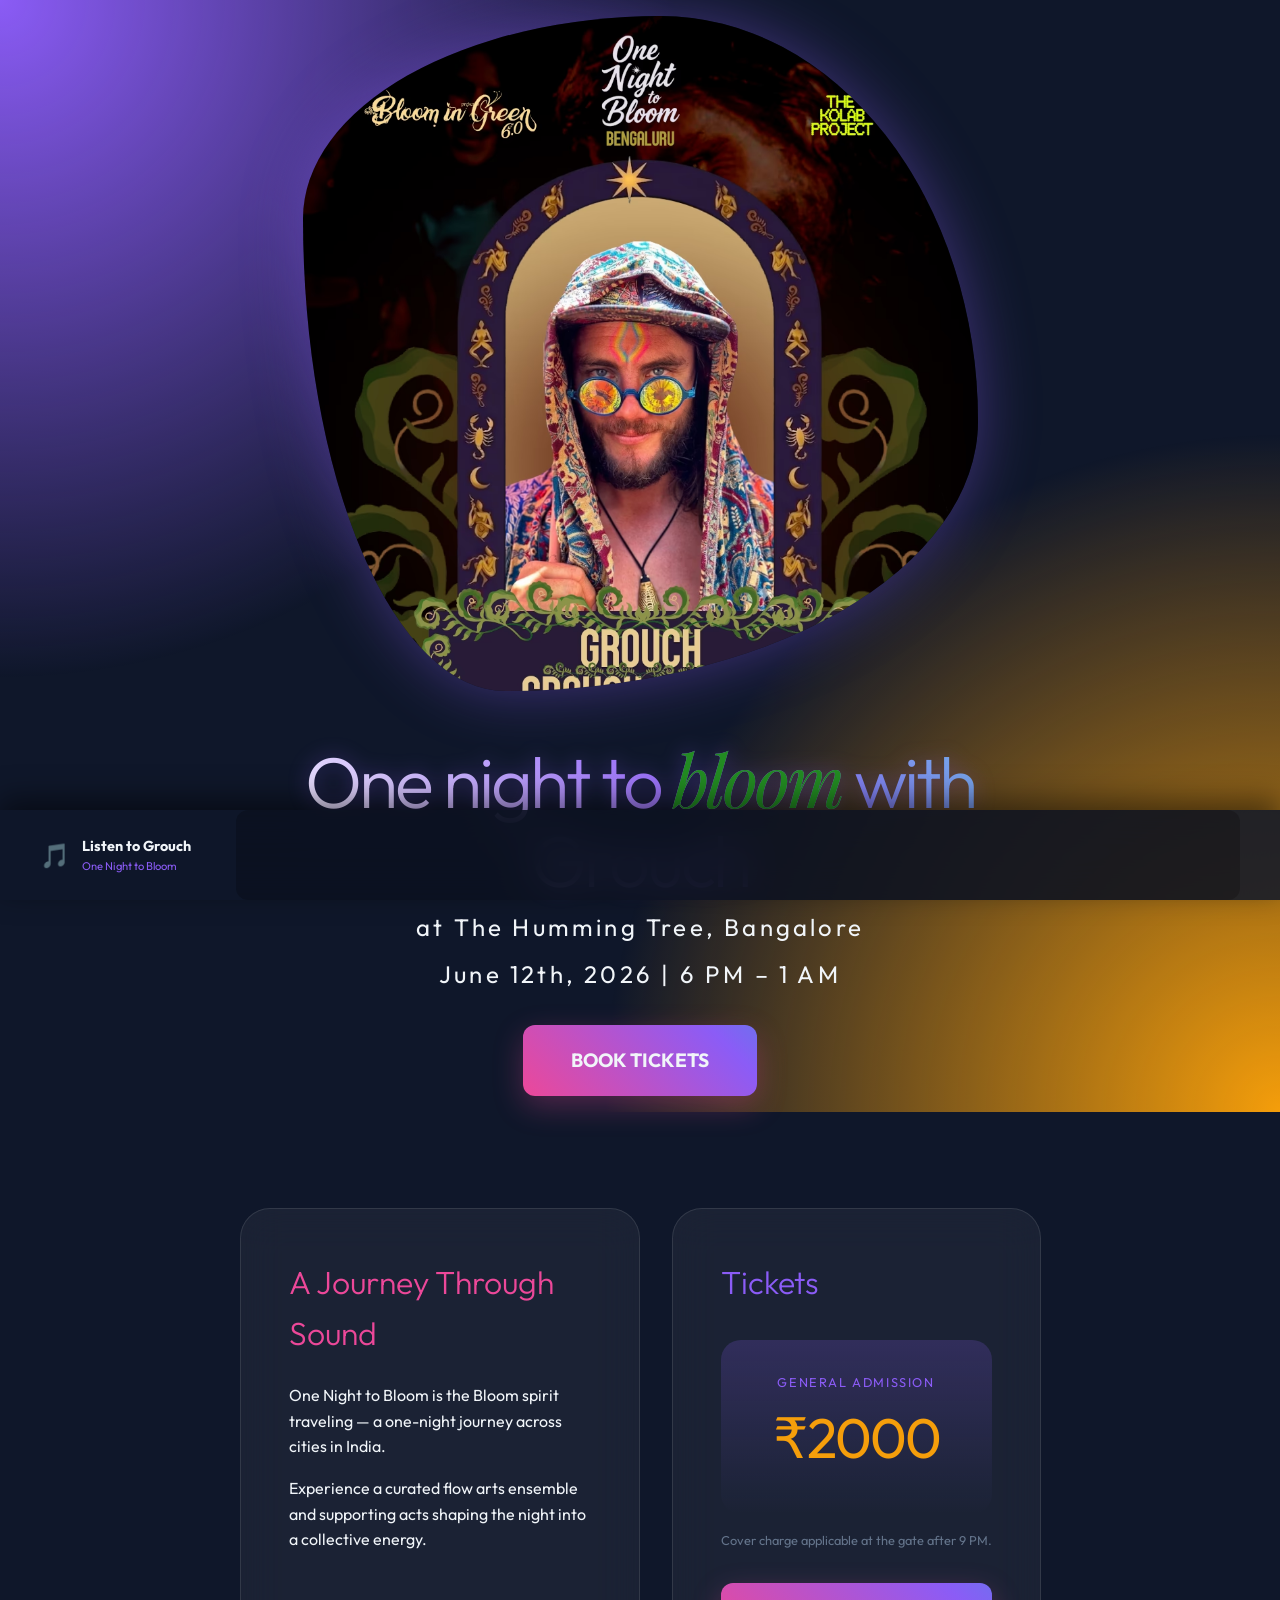
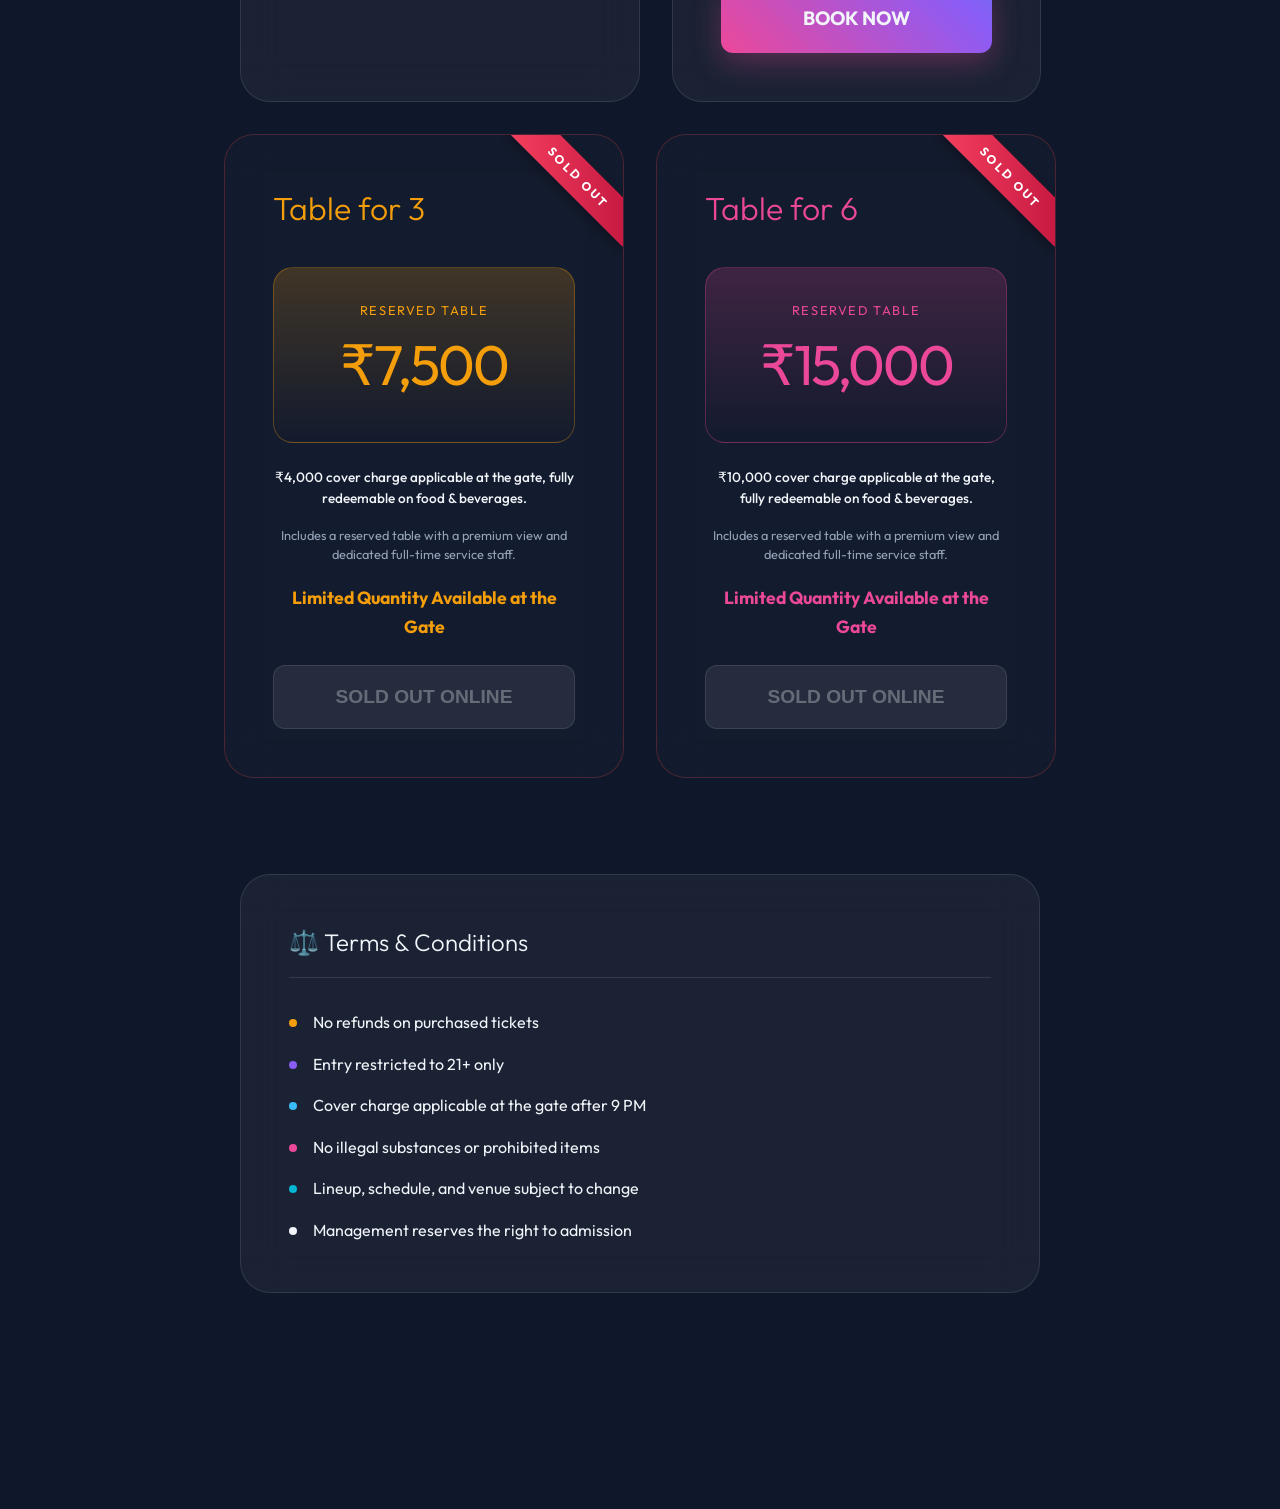
<file: index.html>
<!DOCTYPE html>
<html lang="en">

<head>
    <meta charset="UTF-8">
    <meta name="viewport" content="width=device-width, initial-scale=1.0">
    <title>One Night to Bloom with Grouch</title>

    <!-- SEO Meta Tags -->
    <meta name="description"
        content="Experience One Night to Bloom with Grouch at The Humming Tree, Bangalore on June 12th. A curated journey of sound, flow arts, and collective energy.">
    <meta name="keywords"
        content="Grouch, Live, Bangalore, The Humming Tree, One Night to Bloom, Flow Arts, Event, Music, Bloomingreen">
    <meta name="author" content="Bloomingreen Festival">

    <!-- Favicon -->
    <link rel="icon" type="image/png" href="GrouchF.png">
    <link rel="apple-touch-icon" href="GrouchF.png">

    <!-- Open Graph / Facebook -->
    <meta property="og:type" content="website">
    <meta property="og:url" content="https://grouch.bloomingreenfestival.com/">
    <meta property="og:title" content="One Night to Bloom with Grouch">
    <meta property="og:description"
        content="A curated journey of sound and flow arts at The Humming Tree, Bangalore. June 12th.">
    <meta property="og:image" content="https://grouch.bloomingreenfestival.com/GrouchF.png">
    <meta property="og:image:type" content="image/png">
    <meta property="og:image:width" content="1200">
    <meta property="og:image:height" content="630">
    <meta property="og:site_name" content="Bloomingreen Festival">

    <!-- Twitter -->
    <meta property="twitter:card" content="summary_large_image">
    <meta property="twitter:url" content="https://grouch.bloomingreenfestival.com/">
    <meta property="twitter:title" content="One Night to Bloom with Grouch">
    <meta property="twitter:description"
        content="A curated journey of sound and flow arts at The Humming Tree, Bangalore. June 12th.">
    <meta property="twitter:image" content="https://grouch.bloomingreenfestival.com/GrouchF.png">


    <!-- Google Tag Manager -->
    <script>(function (w, d, s, l, i) {
            w[l] = w[l] || []; w[l].push({
                'gtm.start':
                    new Date().getTime(), event: 'gtm.js'
            }); var f = d.getElementsByTagName(s)[0],
                j = d.createElement(s), dl = l != 'dataLayer' ? '&l=' + l : ''; j.async = true; j.src =
                    'https://www.googletagmanager.com/gtm.js?id=' + i + dl; f.parentNode.insertBefore(j, f);
        })(window, document, 'script', 'dataLayer', 'GTM-MFDJ22CJ');</script>
    <!-- End Google Tag Manager -->

    <!-- Google Analytics 4 (via G-NKW7EP680V) -->
    <script async src="https://www.googletagmanager.com/gtag/js?id=G-NKW7EP680V"></script>
    <script>
        window.dataLayer = window.dataLayer || [];
        function gtag() { dataLayer.push(arguments); }
        gtag('js', new Date());
        gtag('config', 'G-NKW7EP680V');
    </script>
    <!-- End Google Analytics 4 -->

    <!-- Facebook Pixel Code -->
    <script>
        !function (f, b, e, v, n, t, s) {
            if (f.fbq) return; n = f.fbq = function () {
                n.callMethod ?
                    n.callMethod.apply(n, arguments) : n.queue.push(arguments)
            };
            if (!f._fbq) f._fbq = n; n.push = n; n.loaded = !0; n.version = '2.0';
            n.queue = []; t = b.createElement(e); t.async = !0;
            t.src = v; s = b.getElementsByTagName(e)[0];
            s.parentNode.insertBefore(t, s)
        }(window, document, 'script',
            'https://connect.facebook.net/en_US/fbevents.js');
        fbq('init', '2186770388231189');
        fbq('track', 'PageView');
    </script>
    <noscript>
        <img height="1" width="1" style="display:none"
            src="https://www.facebook.com/tr?id=2186770388231189&ev=PageView&noscript=1" />
    </noscript>
    <!-- End Facebook Pixel Code -->

    <!-- Tracking Configuration Data -->
    <script id="tracking-config" type="application/json">
    {
      "facebook_pixel_id": "2186770388231189",
      "google_tag_manager_id": "GTM-MFDJ22CJ",
      "google_analytics_4_id": "G-NKW7EP680V",
      "google_tag_id": "GT-TB6V8LFW"
    }
    </script>
    <link rel="stylesheet" href="index.css">
    <link rel="stylesheet" href="design3.css">
    <link
        href="https://fonts.googleapis.com/css2?family=Outfit:wght@300;400;700&family=Playfair+Display:ital,wght@1,400;1,700&display=swap"
        rel="stylesheet">
</head>

<body class="design-3" style="padding-bottom: 120px;">
    <!-- Google Tag Manager (noscript) -->
    <noscript><iframe src="https://www.googletagmanager.com/ns.html?id=GTM-MFDJ22CJ" height="0" width="0"
            style="display:none;visibility:hidden"></iframe></noscript>
    <!-- End Google Tag Manager (noscript) -->
    <header class="hero-section fade-in">
        <div class="artist-blob">
            <img src="GrouchF.avif" alt="Grouch Artist">
        </div>
        <h1 class="event-title">One night to <span>bloom</span> with <br> Grouch</h1>
        <p class="context-info" style="font-size: 1.5rem;  letter-spacing: 0.2rem; color: #f1f5f9; text-align: center;">
            at The Humming Tree, Bangalore</p>
        <p class="context-info">June 12th, 2026 | 6 PM – 1 AM</p>
        <a href="https://easebuzz.in/link/one-night-to-bloom-with-grouch" id="pay-now-3" class="btn cta-button">Book Tickets</a>
    </header>

    <main class="content-container">
        <section class="cards-container">
            <div class="glass-card fade-in">
                <h2 style="font-size: 2rem; margin-bottom: 1.5rem; color: #ec4899;">A Journey Through Sound</h2>
                <p>One Night to Bloom is the Bloom spirit traveling — a one-night journey across cities in India.</p>
                <p style="margin-top: 1rem;">Experience a curated flow arts ensemble and supporting acts shaping the
                    night into a collective energy.</p>
            </div>
            <div class="glass-card fade-in" style="animation-delay: 0.2s;">
                <h2 style="font-size: 2rem; margin-bottom: 1.5rem; color: #8b5cf6;">Tickets</h2>
                <div class="price-box">
                    <p style="font-size: 0.8rem; text-transform: uppercase; letter-spacing: 0.1rem; color: #8b5cf6;">
                        General Admission</p>
                    <div class="price-value">₹2000</div>
                </div>
                <!-- VIP ticket option commented out - may add later
                <div class="price-box" style="margin-top: 1rem; border-color: #f59e0b;">
                    <p style="font-size: 0.8rem; text-transform: uppercase; letter-spacing: 0.1rem; color: #f59e0b;">
                        VIP Lounge</p>
                    <div class="price-value">₹1800</div>
                </div>
                -->
                <p style="font-size: 0.8rem; color: #64748b; margin-top: 1rem; text-align: center;">Cover charge
                    applicable at the gate after 9 PM.</p>
                <a href="https://easebuzz.in/link/one-night-to-bloom-with-grouch" id="pay-now-tickets"
                    class="btn cta-button"
                    style="margin-top: 2rem; width: 100%; display: block; text-align: center;">Book Now</a>
            </div>
            <div class="glass-card fade-in sold-out" style="animation-delay: 0.4s;">
                <h2 style="font-size: 2rem; margin-bottom: 1.5rem; color: #f59e0b;">Table for 3</h2>
                <div class="price-box" style="background: linear-gradient(180deg, rgba(245, 158, 11, 0.2) 0%, transparent 100%); border: 1px solid rgba(245, 158, 11, 0.3);">
                    <p style="font-size: 0.8rem; text-transform: uppercase; letter-spacing: 0.1rem; color: #f59e0b;">
                        Reserved Table</p>
                    <div class="price-value" style="color: #f59e0b;">₹7,500</div>
                </div>
                <p style="font-size: 0.85rem; color: #f1f5f9; margin-top: 1.5rem; text-align: center; font-weight: 500;">
                    ₹4,000 cover charge applicable at the gate, fully redeemable on food & beverages.
                </p>
                <p style="font-size: 0.8rem; color: #94a3b8; margin-top: 1rem; text-align: center; line-height: 1.5;">
                    Includes a reserved table with a premium view and dedicated full-time service staff.
                </p>
                <p style="font-size: 1.1rem; color: #f59e0b; margin-top: 1.25rem; text-align: center; font-weight: 700;">
                    Limited Quantity Available at the Gate
                </p>
                <button id="pay-now-table-3" disabled
                    class="btn cta-button sold-out-btn"
                    style="margin-top: 1.5rem; width: 100%; display: block; text-align: center;">Sold Out Online</button>
            </div>
            <div class="glass-card fade-in sold-out" style="animation-delay: 0.6s;">
                <h2 style="font-size: 2rem; margin-bottom: 1.5rem; color: #ec4899;">Table for 6</h2>
                <div class="price-box" style="background: linear-gradient(180deg, rgba(236, 72, 153, 0.2) 0%, transparent 100%); border: 1px solid rgba(236, 72, 153, 0.3);">
                    <p style="font-size: 0.8rem; text-transform: uppercase; letter-spacing: 0.1rem; color: #ec4899;">
                        Reserved Table</p>
                    <div class="price-value" style="color: #ec4899;">₹15,000</div>
                </div>
                <p style="font-size: 0.85rem; color: #f1f5f9; margin-top: 1.5rem; text-align: center; font-weight: 500;">
                    ₹10,000 cover charge applicable at the gate, fully redeemable on food & beverages.
                </p>
                <p style="font-size: 0.8rem; color: #94a3b8; margin-top: 1rem; text-align: center; line-height: 1.5;">
                    Includes a reserved table with a premium view and dedicated full-time service staff.
                </p>
                <p style="font-size: 1.1rem; color: #ec4899; margin-top: 1.25rem; text-align: center; font-weight: 700;">
                    Limited Quantity Available at the Gate
                </p>
                <button id="pay-now-table-6" disabled
                    class="btn cta-button sold-out-btn"
                    style="margin-top: 1.5rem; width: 100%; display: block; text-align: center;">Sold Out Online</button>
            </div>
        </section>

        <section class="glass-card fade-in" style="margin: 0 auto 6rem; max-width: 800px; width: 100%;">
            <h2
                style="font-size: 1.5rem; margin-bottom: 2rem; color: #f1f5f9; border-bottom: 1px solid rgba(255, 255, 255, 0.1); padding-bottom: 1rem;">
                ⚖️ Terms & Conditions</h2>
            <ul style="list-style: none; display: grid; gap: 1rem;">
                <li style="display: flex; align-items: center; gap: 1rem;">
                    <div style="width: 8px; height: 8px; background: #f59e0b; border-radius: 50%;"></div> No refunds on
                    purchased tickets
                </li>
                <li style="display: flex; align-items: center; gap: 1rem;">
                    <div style="width: 8px; height: 8px; background: #8b5cf6; border-radius: 50%;"></div> Entry
                    restricted to 21+ only
                </li>
                <li style="display: flex; align-items: center; gap: 1rem;">
                    <div style="width: 8px; height: 8px; background: #38bdf8; border-radius: 50%;"></div> Cover charge
                    applicable at the gate after 9 PM
                </li>
                <li style="display: flex; align-items: center; gap: 1rem;">
                    <div style="width: 8px; height: 8px; background: #ec4899; border-radius: 50%;"></div> No illegal
                    substances or prohibited items
                </li>
                <li style="display: flex; align-items: center; gap: 1rem;">
                    <div style="width: 8px; height: 8px; background: #06b6d4; border-radius: 50%;"></div> Lineup,
                    schedule, and venue subject to change
                </li>
                <li style="display: flex; align-items: center; gap: 1rem;">
                    <div style="width: 8px; height: 8px; background: #f1f5f9; border-radius: 50%;"></div> Management
                    reserves the right to admission
                </li>
            </ul>
        </section>
    </main>

    <div class="sticky-music-footer" style="
        position: fixed;
        bottom: 0;
        left: 0;
        width: 100%;
        background: rgba(15, 23, 42, 0.85);
        backdrop-filter: blur(20px);
        -webkit-backdrop-filter: blur(20px);
        z-index: 10000;
        display: flex;
        align-items: center;
        justify-content: center;
        box-shadow: 0 -10px 30px rgba(0, 0, 0, 0.5);
    ">
        <div
            style="width: 100%; max-width: 1200px; display: flex; align-items: center; justify-content: space-between; gap: 1rem;">
            <div style="display: flex; align-items: center; gap: 0.75rem; min-width: 180px;"
                class="footer-brand-hide-mobile">
                <span style="font-size: 1.5rem; animation: pulse 2s infinite;">🎵</span>
                <div>
                    <p style="font-size: 0.9rem; font-weight: bold; color: #f1f5f9; margin: 0; white-space: nowrap;">
                        Listen to Grouch</p>
                    <p style="font-size: 0.7rem; color: #8b5cf6; margin: 0; white-space: nowrap;">One Night to Bloom</p>
                </div>
            </div>
            <div
                style="flex-grow: 1; height: 90px; border-radius: 12px; overflow: hidden; background: rgba(0,0,0,0.2);">
                <iframe width="100%" height="90" scrolling="no" frameborder="no" allow="autoplay"
                    style="filter: invert(0.9) hue-rotate(180deg) contrast(1.1); border: none;"
                    src="https://w.soundcloud.com/player/?url=https%3A//api.soundcloud.com/tracks/2060410236&amp;color=%238b5cf6&amp;auto_play=false&amp;buying=false&amp;sharing=false&amp;download=false&amp;show_artwork=false&amp;show_playcount=false&amp;show_user=false&amp;single_active=true&amp;visual=false&amp;show_teaser=false&amp;hide_related=true">
                </iframe>
            </div>
        </div>
    </div>

    <style>
        @keyframes pulse {

            0%,
            100% {
                transform: scale(1);
            }

            50% {
                transform: scale(1.15);
                color: #8b5cf6;
            }
        }

        @media (max-width: 576px) {
            .footer-brand-hide-mobile {
                display: none !important;
            }
        }
    </style>

    <script src="https://w.soundcloud.com/player/api.js"></script>
    <script>
        // Reveal elements on scroll
        const obs = new IntersectionObserver((ents) => {
            ents.forEach(e => {
                if (e.isIntersecting) {
                    e.target.style.opacity = 1;
                    e.target.style.transform = 'translateY(0)';
                }
            });
        }, { threshold: 0.1 });

        document.querySelectorAll('.fade-in').forEach(el => obs.observe(el));

        // Initialize SoundCloud Widget API once loaded
        window.addEventListener('DOMContentLoaded', () => {
            const iframe = document.querySelector('iframe[src*="soundcloud"]');
            if (iframe && typeof SC !== 'undefined') {
                const widget = SC.Widget(iframe);
                widget.bind(SC.Widget.Events.READY, () => {
                    console.log('SoundCloud Player is ready!');
                });
            }
        });
    </script>
</body>

</html>
</file>
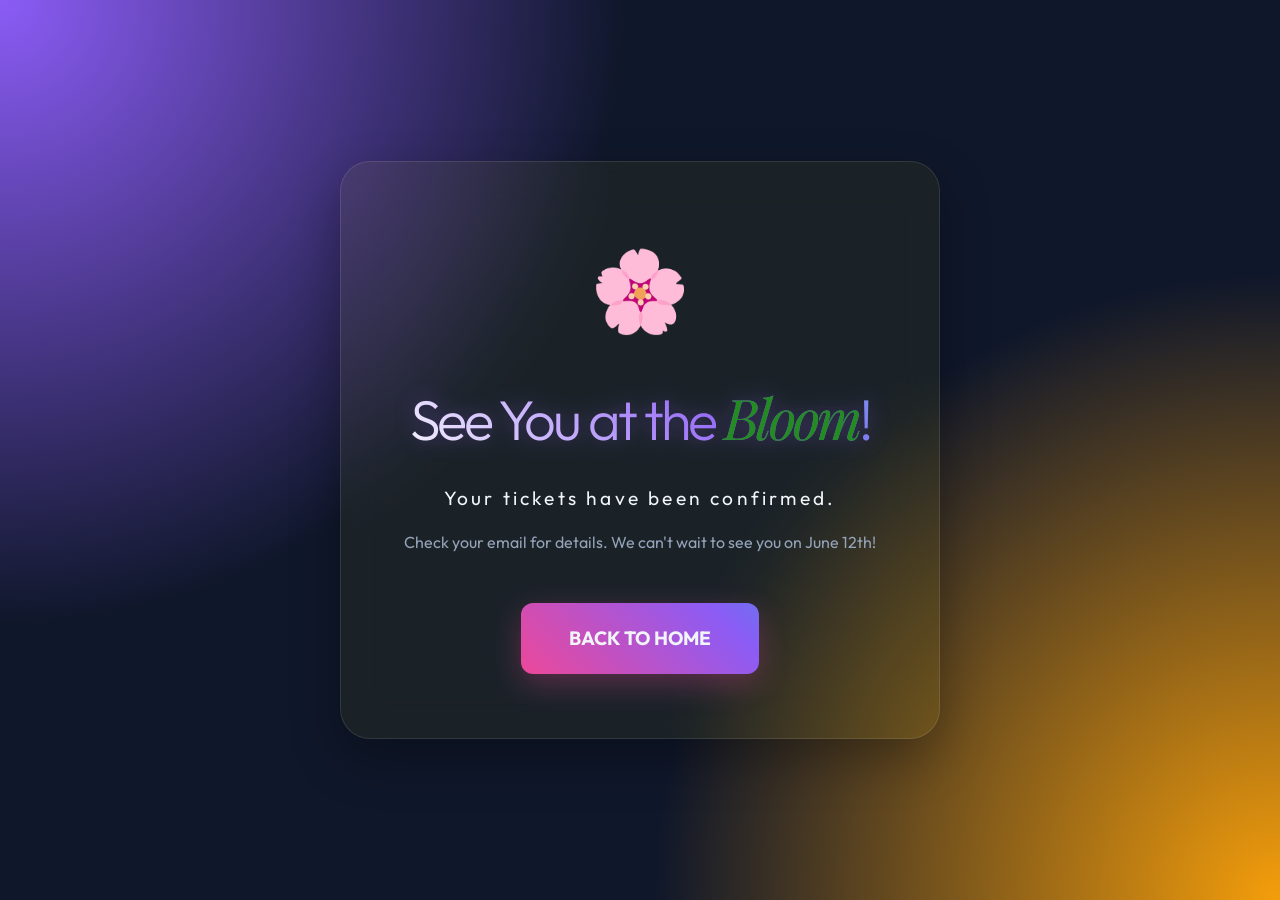
<file: thank-you.html>
<!DOCTYPE html>
<html lang="en">

<head>
    <meta charset="UTF-8">
    <meta name="viewport" content="width=device-width, initial-scale=1.0">
    <title>Thank You | Bloomingreen Festival</title>
    <meta name="robots" content="noindex, follow">

    <!-- SEO Meta Tags -->
    <meta name="description"
        content="Thank you for booking your tickets for One Night to Bloom with Grouch at The Humming Tree, Bangalore. See you at the Bloom!">
    <meta name="author" content="Bloomingreen Festival">

    <!-- Favicon -->
    <link rel="icon" type="image/png" href="GrouchF.png">
    <link rel="apple-touch-icon" href="GrouchF.png">

    <!-- Open Graph / Facebook -->
    <meta property="og:type" content="website">
    <meta property="og:url" content="https://grouch.bloomingreenfestival.com/thank-you.html">
    <meta property="og:title" content="Tickets Confirmed! | One Night to Bloom with Grouch">
    <meta property="og:description" content="See you at the Bloom on June 12th!">
    <meta property="og:image" content="https://grouch.bloomingreenfestival.com/GrouchF.png">
    <meta property="og:image:type" content="image/png">
    <meta property="og:image:width" content="1200">
    <meta property="og:image:height" content="630">
    <meta property="og:site_name" content="Bloomingreen Festival">


    <!-- Google Tag Manager -->
    <script>(function (w, d, s, l, i) {
            w[l] = w[l] || []; w[l].push({
                'gtm.start':
                    new Date().getTime(), event: 'gtm.js'
            }); var f = d.getElementsByTagName(s)[0],
                j = d.createElement(s), dl = l != 'dataLayer' ? '&l=' + l : ''; j.async = true; j.src =
                    'https://www.googletagmanager.com/gtm.js?id=' + i + dl; f.parentNode.insertBefore(j, f);
        })(window, document, 'script', 'dataLayer', 'GTM-MFDJ22CJ');</script>
    <!-- End Google Tag Manager -->

    <!-- Facebook Pixel Code -->
    <script>
        !function (f, b, e, v, n, t, s) {
            if (f.fbq) return; n = f.fbq = function () {
                n.callMethod ?
                    n.callMethod.apply(n, arguments) : n.queue.push(arguments)
            };
            if (!f._fbq) f._fbq = n; n.push = n; n.loaded = !0; n.version = '2.0';
            n.queue = []; t = b.createElement(e); t.async = !0;
            t.src = v; s = b.getElementsByTagName(e)[0];
            s.parentNode.insertBefore(t, s)
        }(window, document, 'script',
            'https://connect.facebook.net/en_US/fbevents.js');
        fbq('init', '2186770388231189');
        fbq('track', 'PageView');

        // Purchase Event Firing
        const urlParamsForPixel = new URLSearchParams(window.location.search);
        const amountForPixel = parseFloat(urlParamsForPixel.get('amount')) || 2000.00;
        fbq('track', 'Purchase', {
            value: amountForPixel,
            currency: 'INR'
        });
    </script>
    <noscript>
        <img height="1" width="1" style="display:none"
            src="https://www.facebook.com/tr?id=2186770388231189&ev=PageView&noscript=1" />
    </noscript>
    <!-- End Facebook Pixel Code -->

    <link rel="stylesheet" href="index.css">
    <link rel="stylesheet" href="design3.css">
    <link
        href="https://fonts.googleapis.com/css2?family=Outfit:wght@300;400;700&family=Playfair+Display:ital,wght@1,400;1,700&display=swap"
        rel="stylesheet">
    <style>
        .thank-you-container {
            min-height: 100vh;
            display: flex;
            flex-direction: column;
            justify-content: center;
            align-items: center;
            text-align: center;
            padding: 2rem;
            background: radial-gradient(circle at 0% 0%, #8b5cf6 0%, transparent 40%),
                radial-gradient(circle at 100% 100%, #f59e0b 0%, transparent 40%);
        }

        .thank-you-card {
            background: rgba(255, 255, 10, 0.05);
            /* Slightly yellow tint for celebration */
            backdrop-filter: blur(20px);
            border: 1px solid rgba(255, 255, 255, 0.1);
            padding: 4rem 2rem;
            border-radius: 30px;
            max-width: 600px;
            width: 100%;
            box-shadow: 0 20px 50px rgba(0, 0, 0, 0.3);
        }

        .success-icon {
            font-size: 5rem;
            margin-bottom: 2rem;
            display: block;
        }
    </style>
</head>

<body class="design-3">
    <!-- Google Tag Manager (noscript) -->
    <noscript><iframe src="https://www.googletagmanager.com/ns.html?id=GTM-MFDJ22CJ" height="0" width="0"
            style="display:none;visibility:hidden"></iframe></noscript>
    <!-- End Google Tag Manager (noscript) -->

    <div class="thank-you-container fade-in">
        <div class="thank-you-card">
            <span class="success-icon">🌸</span>
            <h1 class="event-title" style="margin-top: 0; font-size: 3.5rem;">See You at the <span>Bloom</span>!</h1>
            <p class="context-info" style="margin-top: 2rem; font-size: 1.2rem;" id="thank-you-msg">Your tickets have been confirmed.</p>
            <p style="margin-top: 1rem; color: #94a3b8;">Check your email for details. We can't wait to see you on June 12th!</p>

            <a href="/" class="btn cta-button"
                style="margin-top: 3rem; text-decoration: none; display: inline-block;">Back to Home</a>
        </div>
    </div>


    <script>
        // Reveal elements and parse URL params
        document.addEventListener('DOMContentLoaded', () => {
            const el = document.querySelector('.fade-in');
            el.style.opacity = 1;
            el.style.transform = 'translateY(0)';

            // Parse URL parameters
            const urlParams = new URLSearchParams(window.location.search);
            const firstName = urlParams.get('firstname');
            const txnid = urlParams.get('txnid');

            if (firstName) {
                const msgEl = document.getElementById('thank-you-msg');
                if (msgEl) msgEl.innerHTML = `Hi <strong>${firstName}</strong>, your tickets have been confirmed.`;
            }

            if (txnid) {
                const card = document.querySelector('.thank-you-card');
                const details = document.createElement('div');
                details.style.marginTop = '1.5rem';
                details.style.background = 'rgba(255,255,255,0.05)';
                details.style.padding = '1rem';
                details.style.borderRadius = '15px';
                details.style.border = '1px solid rgba(255,255,255,0.1)';
                details.innerHTML = `<p style="color: #94a3b8; font-size: 0.9rem;">Transaction ID: <span style="color: #f1f5f9;">${txnid}</span></p>`;
                card.insertBefore(details, card.querySelector('.cta-button'));
            }
        });
    </script>
</body>

</html>
</file>
<file: index.css>
@import url('https://fonts.googleapis.com/css2?family=Space+Grotesk:wght@300;400;700&family=Outfit:wght@300;400;700&family=Syne:wght@400;700;800&family=Inter:wght@300;400;600&display=swap');

:root {
    --bg-dark: #0a0a0a;
    --bg-light: #f9f9fb;
    --primary-purple: #8b5cf6;
    --primary-indigo: #4f46e5;
    --accent-cyan: #06b6d4;
    --accent-orange: #f59e0b;
    --text-main: #e5e7eb;
    --text-muted: #9ca3af;
    --spacing-unit: 1rem;
    --container-width: 1200px;
    --transition-smooth: all 0.4s cubic-bezier(0.4, 0, 0.2, 1);
}

* {
    margin: 0;
    padding: 0;
    box-sizing: border-box;
}

body {
    font-family: 'Inter', sans-serif;
    line-height: 1.6;
    color: var(--text-main);
    background-color: var(--bg-dark);
    -webkit-font-smoothing: antialiased;
}

h1, h2, h3 {
    font-weight: 700;
}

a {
    text-decoration: none;
    color: inherit;
    transition: var(--transition-smooth);
}

button, .btn {
    cursor: pointer;
    border: none;
    outline: none;
    display: inline-block;
    transition: var(--transition-smooth);
}

.img-container {
    overflow: hidden;
}

.img-container img {
    width: 100%;
    height: 100%;
    object-fit: cover;
}

.content-container {
    width: 100%;
    max-width: var(--container-width);
    margin: 0 auto;
    padding: 0 var(--spacing-unit);
}

/* Animations */
@keyframes fadeIn {
    from { opacity: 0; transform: translateY(20px); }
    to { opacity: 1; transform: translateY(0); }
}

.fade-in {
    animation: fadeIn 0.8s ease forwards;
}
</file>
<file: design3.css>
body.design-3 {
    background-color: #0f172a;
    color: #f1f5f9;
    font-family: 'Outfit', sans-serif;
    overflow-x: hidden;
}

.design-3 .hero-section {
    position: relative;
    min-height: 100vh;
    display: flex;
    flex-direction: column;
    justify-content: center;
    align-items: center;
    padding: 1rem 2rem;
    background: radial-gradient(circle at 0% 0%, #8b5cf6 0%, transparent 40%),
        radial-gradient(circle at 100% 100%, #f59e0b 0%, transparent 40%);
}

h1,
h2,
h3,
h4 {
    font-weight: 300;
}

.design-3 .artist-blob {
    max-height: 75vh;
    width: 75vh;
    border-radius: 53% 47% 70% 30% / 30% 60% 40% 70%;
    overflow: hidden;
    margin-bottom: 0rem;
    box-shadow: 0 0 60px rgba(139, 92, 246, 0.4);
    animation: morph 8s ease-in-out infinite;
}

@keyframes morph {
    0% {
        border-radius: 53% 47% 70% 30% / 30% 60% 40% 70%;
    }

    50% {
        border-radius: 30% 70% 40% 60% / 50% 30% 70% 50%;
    }

    100% {
        border-radius: 53% 47% 70% 30% / 30% 60% 40% 70%;
    }
}

.design-3 .artist-blob img {
    width: 100%;
    height: 100%;
    object-fit: cover;
}

.design-3 .event-title {
    font-family: 'Outfit', sans-serif;
    font-size: 4.5rem;
    letter-spacing: -3px;
    text-transform: none;
    line-height: 1.1;
    /* Expanded gradient for animation */
    background: linear-gradient(45deg,
            #ffffff 0%,
            #8b5cf6 25%,
            #5cf6da 50%,
            #8b5cf6 75%,
            #ffffff 100%);
    background-size: 300% auto;
    animation: flowGradient 4s ease infinite;
    -webkit-background-clip: text;
    background-clip: text;
    color: transparent;
    margin: 3rem 0 0 0;
    filter: drop-shadow(0 0 10px rgba(139, 92, 246, 0.4));
    text-align: center;
}

@keyframes flowGradient {
    0% {
        background-position: 0% 50%;
    }

    50% {
        background-position: 100% 50%;
    }

    100% {
        background-position: 0% 50%;
    }
}

.design-3 .event-title span {
    font-family: 'Playfair Display', serif;
    text-transform: none;
    /* Changed from lowercase to none */
    font-style: italic;
    font-weight: 400;
    background: none;
    -webkit-text-fill-color: #228B22;
    /* Forest Green */
}

.design-3 .cta-button {
    /* Dynamic multi-color gradient background */
    background: linear-gradient(45deg,
            #ec4899 0%,
            #8b5cf6 33%,
            #06b6d4 66%,
            #ec4899 100%);
    background-size: 300% auto;
    color: #f1f5f9;
    /* Static font color */
    padding: 1.25rem 3rem;
    border-radius: 12px;
    font-weight: 700;
    font-size: 1.2rem;
    text-transform: uppercase;
    margin-top: 2rem;
    box-shadow: 0 10px 30px rgba(236, 72, 153, 0.3);
    animation: btnBgFlow 12s ease-in-out infinite;
    transition: all 0.3s ease;
}

@keyframes btnBgFlow {

    0%,
    100% {
        background-position: 0% 50%;
        box-shadow: 0 10px 30px rgba(236, 72, 153, 0.3);
        transform: scale(1);
    }

    50% {
        background-position: 100% 50%;
        box-shadow: 0 15px 45px rgba(236, 72, 153, 0.5);
        transform: scale(1.05);
    }
}

.design-3 .cta-button:hover {
    background: #f1f5f9;
    color: #0f172a;
    transform: translateY(-3px);
    box-shadow: 0 15px 40px rgba(236, 72, 153, 0.5);
}

.design-3 .cards-container {
    display: flex;
    flex-wrap: wrap;
    gap: 2rem;
    justify-content: center;
    padding: 6rem 2rem;
}

.design-3 .glass-card {
    background: rgba(255, 255, 255, 0.05);
    backdrop-filter: blur(20px);
    border: 1px solid rgba(255, 255, 255, 0.1);
    padding: 3rem;
    border-radius: 30px;
    max-width: 400px;
}

.design-3 .glass-card.sold-out {
    position: relative;
    overflow: hidden;
    opacity: 0.65;
    border-color: rgba(239, 68, 68, 0.25);
    background: rgba(255, 255, 255, 0.02);
    transition: all 0.3s ease;
}

.design-3 .glass-card.sold-out::before {
    content: "SOLD OUT";
    position: absolute;
    top: 25px;
    right: -35px;
    background: linear-gradient(45deg, #f43f5e 0%, #be123c 100%);
    color: #ffffff;
    font-size: 0.75rem;
    font-weight: 700;
    letter-spacing: 0.15rem;
    padding: 0.5rem 2.5rem;
    transform: rotate(45deg);
    box-shadow: 0 4px 10px rgba(0, 0, 0, 0.3);
    z-index: 10;
}

.design-3 .sold-out-btn {
    background: rgba(255, 255, 255, 0.08) !important;
    color: rgba(255, 255, 255, 0.3) !important;
    border: 1px solid rgba(255, 255, 255, 0.1) !important;
    box-shadow: none !important;
    animation: none !important;
    cursor: not-allowed;
    pointer-events: none;
    text-transform: uppercase;
}


.design-3 .price-box {
    text-align: center;
    padding: 2rem;
    background: linear-gradient(180deg, rgba(139, 92, 246, 0.2) 0%, transparent 100%);
    border-radius: 20px;
    margin-top: 2rem;
}

.design-3 .price-value {
    font-family: 'Outfit', sans-serif;
    font-size: 3.5rem;
    color: #f59e0b;
    letter-spacing: -2px;
}

.design-3 .footer-text {
    padding: 4rem;
    text-align: center;
    opacity: 0.5;
    font-size: 0.8rem;
    letter-spacing: 0.2rem;
}

/* Mobile Responsiveness */
@media (max-width: 768px) {
    .design-3 .hero-section {
        padding: 1rem 1rem;
        min-height: auto;
    }

    .design-3 .artist-blob {
        width: 90vw;
        height: 70vh;
        margin-bottom: 0;
    }

    .design-3 .event-title {
        font-size: 2.2rem;
        letter-spacing: -1px;
        line-height: 1.1;
        text-align: center;
    }

    .design-3 .hero-section p {
        font-size: 1.4rem !important;
        letter-spacing: 0.1rem !important;
    }

    .design-3 .hero-section h5 {
        letter-spacing: 0.2rem !important;
        font-size: 0.8rem !important;
    }

    .design-3 .cta-button {
        padding: 1rem 2rem;
        font-size: 1rem;
        width: 100%;
        max-width: 300px;
        text-align: center;
    }

    .design-3 .cards-container {
        padding: 3rem 1rem;
        gap: 1.5rem;
    }

    .design-3 .glass-card {
        padding: 2rem;
        border-radius: 20px;
    }

    .design-3 .price-value {
        font-size: 2.5rem;
    }

    .design-3 .footer-text {
        padding: 3rem 1rem;
        font-size: 0.7rem;
    }
}

/* Context Info Animation */
.context-info {
    font-size: 1.5rem;
    letter-spacing: 0.2rem;
    text-align: center;
    color: #f1f5f9;
    animation: colorPulse 6s ease-in-out infinite;
    margin-top: 0.5rem;
}

@keyframes colorPulse {

    0%,
    100% {
        color: #f1f5f9;
        text-shadow: 0 0 0px transparent;
    }

    50% {
        color: #8b5cf6;
        /* Soft purple match */
        text-shadow: 0 0 15px rgba(139, 92, 246, 0.4);
    }
}
</file>
